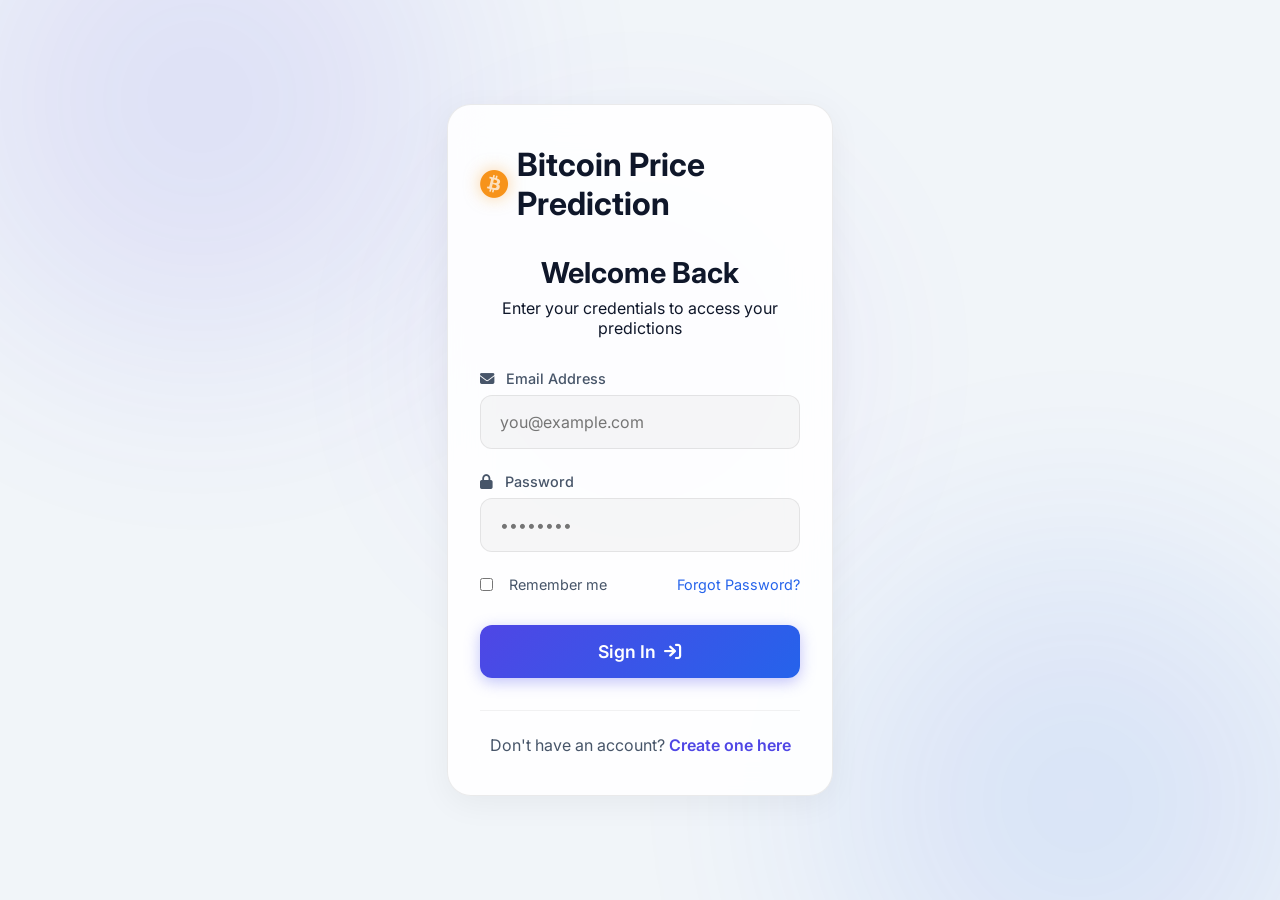
<file: login.html>
<!DOCTYPE html>
<html lang="en">
<head>
    <meta charset="UTF-8">
    <meta name="viewport" content="width=device-width, initial-scale=1.0">
    <title>Login | Bitcoin Price Prediction</title>
    <link rel="preconnect" href="https://fonts.googleapis.com">
    <link rel="preconnect" href="https://fonts.gstatic.com" crossorigin>
    <link href="https://fonts.googleapis.com/css2?family=Inter:wght@300;400;500;600;700&display=swap" rel="stylesheet">
    <link rel="stylesheet" href="style.css">
    <link rel="stylesheet" href="https://cdnjs.cloudflare.com/ajax/libs/font-awesome/6.4.0/css/all.min.css">
</head>
<body class="auth-page">
    <div class="background-effects">
        <div class="glow-orb orb-1"></div>
        <div class="glow-orb orb-2"></div>
        <div class="glow-orb orb-3"></div>
    </div>

    <div class="auth-container">
        <div class="card auth-card">
            <div class="logo center-logo">
                <i class="fa-brands fa-bitcoin"></i> Bitcoin Price Prediction
            </div>
            
            <div class="auth-header">
                <h2>Welcome Back</h2>
                <p>Enter your credentials to access your predictions</p>
            </div>

            <form class="auth-form" id="login-form">
                <div id="auth-message" style="text-align: center; font-weight: 600; font-size: 0.9rem; margin-bottom: 1rem;"></div>
                <div class="form-group">
                    <label><i class="fa-solid fa-envelope"></i> Email Address</label>
                    <input type="email" class="form-control" id="login-email" placeholder="you@example.com" required>
                </div>
                
                <div class="form-group">
                    <label><i class="fa-solid fa-lock"></i> Password</label>
                    <input type="password" class="form-control" id="login-password" placeholder="••••••••" required>
                </div>
                
                <div class="form-options">
                    <label class="checkbox-container">
                        <input type="checkbox"> 
                        <span class="checkmark"></span>
                        Remember me
                    </label>
                    <a href="#" class="forgot-link">Forgot Password?</a>
                </div>
                
                <button type="submit" class="primary-btn btn-block">
                    Sign In <i class="fa-solid fa-arrow-right-to-bracket"></i>
                </button>
            </form>
            
            <div class="auth-footer">
                <p>Don't have an account? <a href="register.html">Create one here</a></p>
            </div>
        </div>
    </div>
    <script src="auth.js"></script>
</body>
</html>
</file>
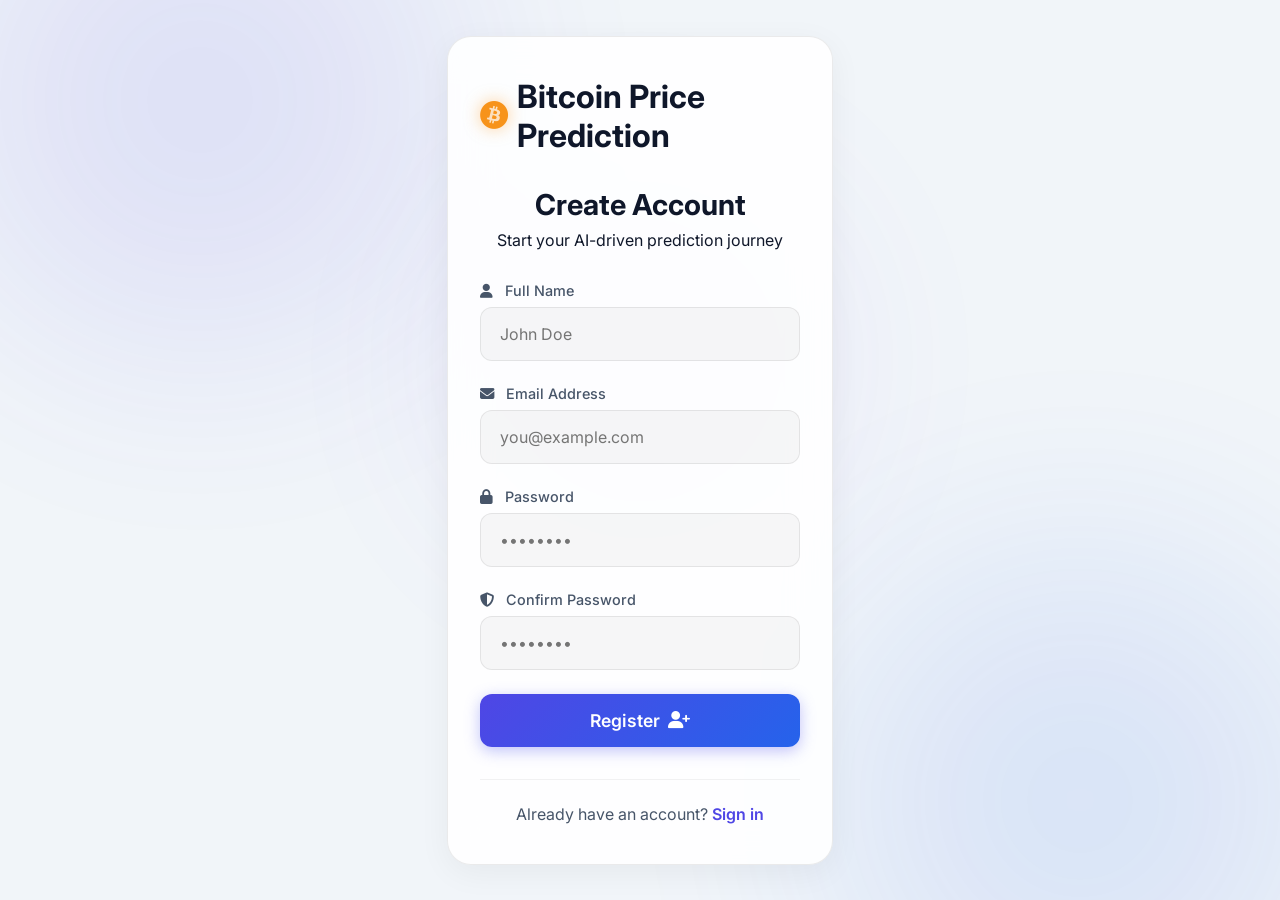
<file: register.html>
<!DOCTYPE html>
<html lang="en">
<head>
    <meta charset="UTF-8">
    <meta name="viewport" content="width=device-width, initial-scale=1.0">
    <title>Register | Bitcoin Price Prediction</title>
    <link rel="preconnect" href="https://fonts.googleapis.com">
    <link rel="preconnect" href="https://fonts.gstatic.com" crossorigin>
    <link href="https://fonts.googleapis.com/css2?family=Inter:wght@300;400;500;600;700&display=swap" rel="stylesheet">
    <link rel="stylesheet" href="style.css">
    <link rel="stylesheet" href="https://cdnjs.cloudflare.com/ajax/libs/font-awesome/6.4.0/css/all.min.css">
</head>
<body class="auth-page">
    <div class="background-effects">
        <div class="glow-orb orb-1"></div>
        <div class="glow-orb orb-2"></div>
        <div class="glow-orb orb-3"></div>
    </div>

    <div class="auth-container">
        <div class="card auth-card">
            <div class="logo center-logo">
                <i class="fa-brands fa-bitcoin"></i> Bitcoin Price Prediction
            </div>
            
            <div class="auth-header">
                <h2>Create Account</h2>
                <p>Start your AI-driven prediction journey</p>
            </div>

            <form class="auth-form" id="register-form">
                <div id="auth-message" style="text-align: center; font-weight: 600; font-size: 0.9rem; margin-bottom: 1rem;"></div>
                <div class="form-group">
                    <label><i class="fa-solid fa-user"></i> Full Name</label>
                    <input type="text" class="form-control" id="reg-name" placeholder="John Doe" required>
                </div>
                
                <div class="form-group">
                    <label><i class="fa-solid fa-envelope"></i> Email Address</label>
                    <input type="email" class="form-control" id="reg-email" placeholder="you@example.com" required>
                </div>
                
                <div class="form-group">
                    <label><i class="fa-solid fa-lock"></i> Password</label>
                    <input type="password" class="form-control" id="reg-password" placeholder="••••••••" required>
                </div>

                <div class="form-group">
                    <label><i class="fa-solid fa-shield-halved"></i> Confirm Password</label>
                    <input type="password" class="form-control" id="reg-confirm" placeholder="••••••••" required>
                </div>
                
                <button type="submit" class="primary-btn btn-block">
                    Register <i class="fa-solid fa-user-plus"></i>
                </button>
            </form>
            
            <div class="auth-footer">
                <p>Already have an account? <a href="login.html">Sign in</a></p>
            </div>
        </div>
    </div>
    <script src="auth.js"></script>
</body>
</html>
</file>
<file: style.css>
/* CSS Custom Properties for Theming */
:root {
    --bg-main: #f1f5f9;
    --bg-card: rgba(255, 255, 255, 0.8);
    --border-color: rgba(0, 0, 0, 0.08);
    --text-primary: #0f172a;
    --text-secondary: #475569;
    
    --accent-blue: #2563eb;
    --accent-indigo: #4f46e5;
    --accent-glow: rgba(79, 70, 229, 0.2);
    
    --positive: #059669;
    --negative: #dc2626;
    
    --font-main: 'Inter', sans-serif;
}

* {
    margin: 0;
    padding: 0;
    box-sizing: border-box;
}

body {
    background-color: var(--bg-main);
    color: var(--text-primary);
    font-family: var(--font-main);
    min-height: 100vh;
    overflow-x: hidden;
}

/* Background Effects */
.background-effects {
    position: fixed;
    top: 0;
    left: 0;
    width: 100%;
    height: 100%;
    z-index: -1;
    pointer-events: none;
    overflow: hidden;
}

.glow-orb {
    position: absolute;
    width: 600px;
    height: 600px;
    border-radius: 50%;
    filter: blur(100px);
    opacity: 0.15;
    animation: float 20s infinite alternate ease-in-out;
}

.orb-1 {
    top: -200px;
    left: -100px;
    background: radial-gradient(circle, var(--accent-indigo), transparent);
}

.orb-2 {
    bottom: -200px;
    right: -100px;
    background: radial-gradient(circle, var(--accent-blue), transparent);
    animation-delay: -5s;
}

.orb-3 {
    top: 40%;
    left: 50%;
    transform: translate(-50%, -50%);
    background: radial-gradient(circle, #8b5cf6, transparent);
    width: 400px;
    height: 400px;
    animation-delay: -10s;
}

@keyframes float {
    0% { transform: translateY(0) scale(1); }
    100% { transform: translateY(-50px) scale(1.1); }
}

/* Navbar */
.navbar {
    display: flex;
    justify-content: space-between;
    align-items: center;
    padding: 1rem 5%;
    background: rgba(255, 255, 255, 0.85);
    backdrop-filter: blur(12px);
    border-bottom: 1px solid var(--border-color);
    position: sticky;
    top: 0;
    z-index: 100;
}

.logo {
    font-size: 1.5rem;
    font-weight: 700;
    display: flex;
    align-items: center;
    gap: 0.5rem;
    color: var(--text-primary);
}

.logo i {
    color: #f7931a; /* Bitcoin Orange */
    font-size: 1.8rem;
    filter: drop-shadow(0 0 8px rgba(247, 147, 26, 0.5));
}

.nav-links {
    display: flex;
    gap: 2rem;
}

.nav-links a {
    color: var(--text-secondary);
    text-decoration: none;
    font-weight: 500;
    transition: all 0.3s ease;
    padding: 0.5rem 1rem;
    border-radius: 8px;
}

.nav-links a:hover, .nav-links a.active {
    color: var(--text-primary);
    background: rgba(0, 0, 0, 0.05);
}

.user-profile img {
    width: 40px;
    height: 40px;
    border-radius: 50%;
    border: 2px solid var(--border-color);
    cursor: pointer;
    transition: 0.3s;
}

.user-profile img:hover {
    border-color: var(--accent-indigo);
}

/* Dashboard Content */
.dashboard {
    padding: 2rem 5%;
    max-width: 1400px;
    margin: 0 auto;
}

.dashboard-header {
    display: flex;
    justify-content: space-between;
    align-items: flex-end;
    margin-bottom: 2rem;
    animation: slideIn 0.5s ease;
}

.dashboard-header h1 {
    font-size: 2.5rem;
    font-weight: 700;
    margin-bottom: 0.2rem;
    background: linear-gradient(to right, #0f172a, #475569);
    -webkit-background-clip: text;
    background-clip: text;
    -webkit-text-fill-color: transparent;
}

.dashboard-header p {
    color: var(--text-secondary);
}

.live-price-container {
    text-align: right;
    background: var(--bg-card);
    padding: 1rem 1.5rem;
    border-radius: 16px;
    border: 1px solid var(--border-color);
    box-shadow: 0 4px 20px rgba(0, 0, 0, 0.05);
    backdrop-filter: blur(10px);
}

.live-price-container .label {
    font-size: 0.85rem;
    text-transform: uppercase;
    letter-spacing: 1px;
    color: var(--text-secondary);
}

.live-price-container h2 {
    font-size: 2rem;
    margin: 0.2rem 0;
    font-weight: 700;
    display: flex;
    align-items: center;
    gap: 0.5rem;
}

.live-price-container .change {
    font-size: 0.9rem;
    font-weight: 600;
}

/* Value colors */
.positive { color: var(--positive); }
.negative { color: var(--negative); }

/* Grid Layout */
.grid-container {
    display: grid;
    grid-template-columns: 2fr 1fr;
    gap: 1.5rem;
    animation: slideUp 0.6s ease;
}

/* Cards */
.card {
    background: var(--bg-card);
    border-radius: 20px;
    border: 1px solid var(--border-color);
    backdrop-filter: blur(12px);
    padding: 1.5rem;
    box-shadow: 0 8px 32px rgba(0, 0, 0, 0.05);
    transition: transform 0.3s ease, box-shadow 0.3s ease;
}

.card:hover {
    box-shadow: 0 8px 32px rgba(0,0,0,0.1);
    border-color: rgba(79, 70, 229, 0.3);
}

.card-header {
    display: flex;
    justify-content: space-between;
    align-items: center;
    margin-bottom: 1.5rem;
    border-bottom: 1px solid rgba(0,0,0,0.05);
    padding-bottom: 1rem;
}

.card-header h3 {
    font-size: 1.2rem;
    display: flex;
    align-items: center;
    gap: 0.5rem;
}

.highlight-icon {
    color: #f59e0b;
    filter: drop-shadow(0 0 5px rgba(245, 158, 11, 0.5));
}

.timeframe-selector {
    display: flex;
    background: rgba(0,0,0,0.05);
    border-radius: 8px;
    padding: 0.25rem;
}

.timeframe-selector button {
    background: transparent;
    border: none;
    color: var(--text-secondary);
    padding: 0.4rem 0.8rem;
    border-radius: 6px;
    cursor: pointer;
    font-weight: 600;
    font-family: inherit;
    transition: 0.2s;
}

.timeframe-selector button.active, .timeframe-selector button:hover {
    background: white;
    color: var(--text-primary);
    box-shadow: 0 2px 5px rgba(0,0,0,0.1);
}

.chart-container {
    position: relative;
    height: 400px;
    width: 100%;
}

/* Side Panel */
.side-panel {
    display: flex;
    flex-direction: column;
    gap: 1.5rem;
}

.pred-main {
    text-align: center;
    margin-bottom: 2rem;
}

.pred-label {
    color: var(--text-secondary);
    font-size: 0.9rem;
    text-transform: uppercase;
    letter-spacing: 1px;
}

.gradient-text {
    font-size: 2.8rem;
    font-weight: 700;
    background: linear-gradient(135deg, #a855f7, #3b82f6);
    -webkit-background-clip: text;
    background-clip: text;
    -webkit-text-fill-color: transparent;
    margin-top: 0.5rem;
    filter: drop-shadow(0 4px 12px rgba(99, 102, 241, 0.3));
}

.pred-details {
    display: flex;
    justify-content: space-between;
    background: rgba(0,0,0,0.03);
    padding: 1rem;
    border-radius: 12px;
    margin-bottom: 1.5rem;
}

.detail-item {
    display: flex;
    flex-direction: column;
    gap: 0.3rem;
}

.detail-item span {
    color: var(--text-secondary);
    font-size: 0.85rem;
}

.detail-item strong {
    font-size: 1.1rem;
}

.primary-btn {
    width: 100%;
    padding: 1rem;
    border: none;
    border-radius: 12px;
    background: linear-gradient(135deg, var(--accent-indigo), var(--accent-blue));
    color: white;
    font-weight: 600;
    font-size: 1rem;
    font-family: inherit;
    cursor: pointer;
    transition: all 0.3s ease;
    box-shadow: 0 4px 15px rgba(99, 102, 241, 0.4);
    display: flex;
    align-items: center;
    justify-content: center;
    gap: 0.5rem;
}

.primary-btn:hover {
    transform: translateY(-2px);
    box-shadow: 0 8px 25px rgba(99, 102, 241, 0.6);
}

.primary-btn:active {
    transform: translateY(0);
}

.primary-btn.loading {
    opacity: 0.8;
    pointer-events: none;
}

.primary-btn.loading i {
    animation: spin 1s linear infinite;
}

.stats-grid {
    display: flex;
    flex-direction: column;
    gap: 1rem;
}

.stat-item {
    display: flex;
    align-items: center;
    gap: 1rem;
    padding: 1rem;
    background: rgba(0,0,0,0.02);
    border-radius: 12px;
    border: 1px solid rgba(0,0,0,0.03);
    transition: 0.3s;
}

.stat-item:hover {
    background: rgba(0,0,0,0.05);
}

.stat-item i {
    font-size: 1.2rem;
    color: var(--accent-indigo);
    background: rgba(99, 102, 241, 0.1);
    padding: 0.8rem;
    border-radius: 10px;
}

.stat-info {
    display: flex;
    flex-direction: column;
}

.stat-info span {
    color: var(--text-secondary);
    font-size: 0.85rem;
}

.stat-info strong {
    font-size: 1.1rem;
}

/* Animations */
@keyframes slideIn {
    from { opacity: 0; transform: translateX(-20px); }
    to { opacity: 1; transform: translateX(0); }
}

@keyframes slideUp {
    from { opacity: 0; transform: translateY(20px); }
    to { opacity: 1; transform: translateY(0); }
}

@keyframes spin {
    to { transform: rotate(360deg); }
}

/* Responsive */
@media (max-width: 1024px) {
    .grid-container {
        grid-template-columns: 1fr;
    }
}

@media (max-width: 768px) {
    .dashboard-header {
        flex-direction: column;
        align-items: flex-start;
        gap: 1rem;
    }
    
    .live-price-container {
        width: 100%;
        text-align: left;
        display: flex;
        justify-content: space-between;
        align-items: center;
    }
    
    .nav-links {
        display: none; /* simple mobile nav */
    }
}

/* ===========================
   Auth Pages Styles
   =========================== */
.auth-page {
    display: flex;
    justify-content: center;
    align-items: center;
    min-height: 100vh;
}

.auth-container {
    width: 100%;
    max-width: 450px;
    padding: 2rem;
    z-index: 10;
}

.auth-card {
    padding: 2.5rem 2rem;
    border-radius: 24px;
    background: rgba(255, 255, 255, 0.9);
    backdrop-filter: blur(20px);
}

.center-logo {
    justify-content: center;
    font-size: 2rem;
    margin-bottom: 2rem;
}

.auth-header {
    text-align: center;
    margin-bottom: 2rem;
}

.auth-header h2 {
    font-size: 1.8rem;
    margin-bottom: 0.5rem;
}

.form-group {
    margin-bottom: 1.5rem;
}

.form-group label {
    display: block;
    margin-bottom: 0.5rem;
    color: var(--text-secondary);
    font-size: 0.9rem;
    font-weight: 500;
}

.form-group label i {
    margin-right: 0.5rem;
}

.form-control {
    width: 100%;
    background: rgba(0, 0, 0, 0.03);
    border: 1px solid var(--border-color);
    border-radius: 12px;
    padding: 1rem 1.2rem;
    color: var(--text-primary);
    font-family: inherit;
    font-size: 1rem;
    transition: all 0.3s ease;
}

.form-control:focus {
    outline: none;
    border-color: var(--accent-indigo);
    background: white;
    box-shadow: 0 0 0 3px rgba(99, 102, 241, 0.2);
}

.form-options {
    display: flex;
    justify-content: space-between;
    align-items: center;
    margin-bottom: 2rem;
    font-size: 0.9rem;
}

.checkbox-container {
    display: flex;
    align-items: center;
    gap: 0.5rem;
    cursor: pointer;
    color: var(--text-secondary);
}

.forgot-link {
    color: var(--accent-blue);
    text-decoration: none;
}

.btn-block {
    width: 100%;
    padding: 1rem;
    font-size: 1.1rem;
    border-radius: 12px;
}

.auth-footer {
    text-align: center;
    margin-top: 2rem;
    padding-top: 1.5rem;
    border-top: 1px solid rgba(0,0,0,0.05);
    color: var(--text-secondary);
}

.auth-footer a {
    color: var(--accent-indigo);
    text-decoration: none;
    font-weight: 600;
}

.login-btn {
    background: var(--accent-indigo);
    color: white !important;
    padding: 0.5rem 1.2rem !important;
    border-radius: 8px;
    font-weight: 600 !important;
}

.login-btn:hover {
    background: var(--accent-blue) !important;
}

/* ===========================
   Models Page Styles
   =========================== */
.models-container {
    display: flex;
    gap: 1.5rem;
    align-items: flex-start;
}

.models-sidebar {
    flex: 1;
    min-width: 300px;
}

.model-execution {
    flex: 2;
}

.model-options {
    display: flex;
    flex-direction: column;
    gap: 0.8rem;
}

.model-select-btn {
    display: flex;
    align-items: center;
    gap: 1rem;
    padding: 1rem;
    background: rgba(0,0,0,0.02);
    border: 1px solid rgba(0,0,0,0.05);
    border-radius: 12px;
    color: var(--text-primary);
    cursor: pointer;
    text-align: left;
    transition: 0.3s;
}

.model-select-btn:hover {
    background: rgba(0,0,0,0.05);
}

.model-select-btn.active {
    background: rgba(99, 102, 241, 0.1);
    border-color: var(--accent-indigo);
    box-shadow: 0 4px 15px rgba(99, 102, 241, 0.1);
}

.model-select-btn i {
    font-size: 1.5rem;
    color: var(--text-secondary);
}

.model-select-btn.active i {
    color: var(--accent-indigo);
}

.model-info {
    display: flex;
    flex-direction: column;
}

.model-info strong {
    font-size: 1rem;
}

.model-info span {
    font-size: 0.8rem;
    color: var(--text-secondary);
}

.execution-card {
    min-height: 500px;
}

.model-details-header {
    display: flex;
    justify-content: space-between;
    align-items: center;
    margin-bottom: 1rem;
}

.accuracy-badge {
    background: rgba(16, 185, 129, 0.15);
    color: #10b981;
    padding: 0.4rem 0.8rem;
    border-radius: 8px;
    border: 1px solid rgba(16, 185, 129, 0.3);
}

.model-description {
    color: var(--text-secondary);
    line-height: 1.6;
    margin-bottom: 2rem;
}

.model-controls {
    display: flex;
    gap: 1.5rem;
    align-items: flex-end;
    background: rgba(0,0,0,0.03);
    padding: 1.5rem;
    border-radius: 12px;
    margin-bottom: 2rem;
}

.parameter-group {
    flex: 1;
}

.slider {
    width: 100%;
    margin-top: 0.8rem;
    accent-color: var(--accent-indigo);
}

.custom-select {
    width: 100%;
    padding: 0.8rem;
    border-radius: 8px;
    background: var(--bg-card);
    color: var(--text-primary);
    border: 1px solid var(--border-color);
    margin-top: 0.8rem;
}

.run-model-action {
    flex: 1;
}

.model-results-area {
    animation: slideUp 0.5s ease;
}

.divider {
    border: none;
    height: 1px;
    background: rgba(0,0,0,0.1);
    margin: 2rem 0;
}

.model-chart {
    height: 300px;
    margin-bottom: 1.5rem;
}

.results-summary {
    display: flex;
    gap: 1rem;
}

.inline-stat {
    flex: 1;
    background: rgba(0,0,0,0.03);
}
</file>
